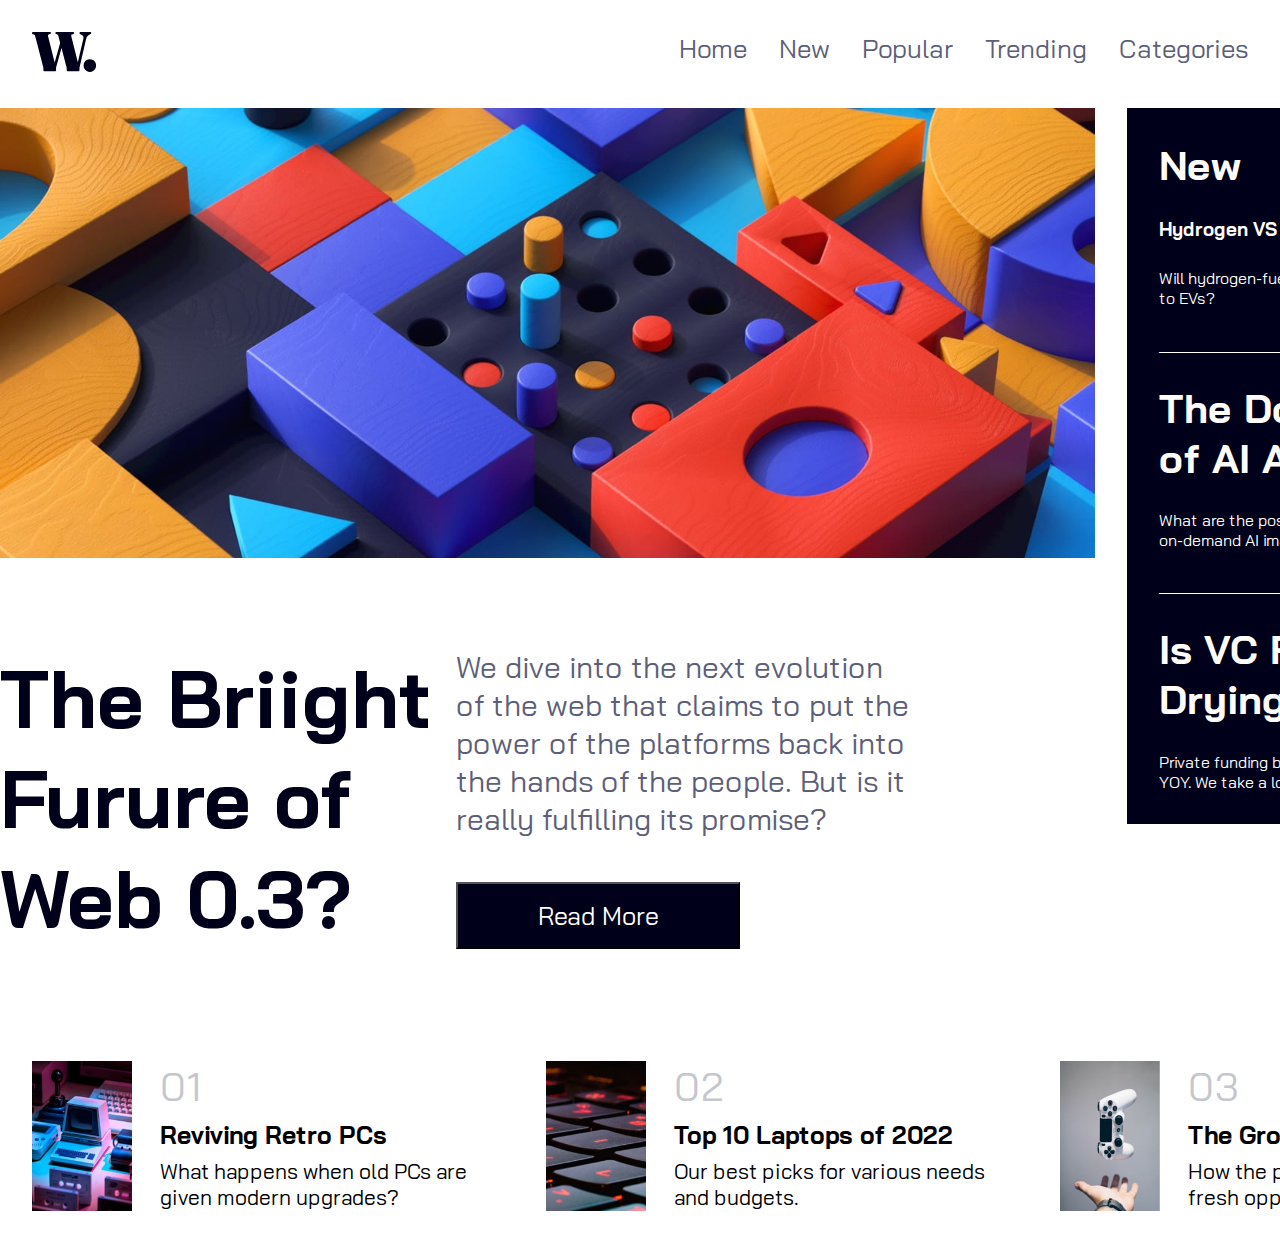
<file: index.html>
<!DOCTYPE html>
<html lang="en">
<head>
    <meta charset="UTF-8">
    <meta http-equiv="X-UA-Compatible" content="IE=edge">
    <meta name="viewport" content="width={device-width}, initial-scale=1.0">
    <link rel="preconnect" href="https://fonts.googleapis.com">
<link rel="preconnect" href="https://fonts.gstatic.com" crossorigin>
<link href="https://fonts.googleapis.com/css2?family=Bai+Jamjuree:wght@400;600&display=swap" rel="stylesheet">
    <link rel="stylesheet" href="style.css">
    <title>Document</title>
</head>
<body>
    <nav>
  <div class="nav-logo">
<img src="./news-homepage-main/assets/images/logo.svg" alt="">
  </div>
<div class="nav-links">
<ul>
    <li><a href="#">Home</a></li>
    <li><a href="#">New</a></li>
    <li><a href="#">Popular</a></li>
    <li><a href="#">Trending</a></li>
    <li><a href="#">Categories</a></li>
</ul>


</div>

    </nav>

<div class="home">
<div class="maximum">
<div class="home-image">

    <img src="./news-homepage-main/assets/images/image-web-3-desktop.jpg" alt=""
    height="450px">
    
        
    <div class="home-info">
        <h1>New </h1>
        <h3> Hydrogen VS Electric Cars</h3>
        <p> Will hydrogen-fueled cars ever catch up to EVs?</p>
         <span>_____________________________________</span>
        <h1> The Downsides of AI Artistry</h1>
        
        <p> What are the possible adverse effects of on-demand AI image generation? <p>
        <span>_____________________________________</span>
        <h1> Is VC Funding Drying Up?</h1>
  
        <p>   Private funding by VC firms is down 50% YOY. We take a look at what that means.</p>
        
        </div>
        
</div>
<div class="home-2">
    <div class="info-text">
    <h1>
    The Briight Furure of
    Web 0.3?
    </h1>
    </div>
    <div class="info-text-btn">
    <p>
        We dive into the next evolution of the web that claims to put the power of the platforms back into the hands of the people. 
        But is it really fulfilling its promise?
      </p>
    <button>Read More</button>
    
    
    </div>
    
    </div>


</div>



</div>

<div class="final">
<div class="block-1">
   
<img src="./news-homepage-main/assets/images/image-retro-pcs.jpg" alt=""
height="150px" width="100px">
<ul>
<li>
<span>01</span>
<h3> Reviving Retro PCs</h3>
<p>  What happens when old PCs are given modern upgrades?</p>
</li>
</ul>
</div>





    <div class="block-1">
       
    <img src="./news-homepage-main/assets/images/image-top-laptops.jpg" alt=""
    height="150px" width="100px">
    <ul>
    <li>
    <span>02</span>
    <h3>  Top 10 Laptops of 2022</h3>
    <p>   Our best picks for various needs and budgets.</p>
    </li>
    </ul>
    </div>




    <div class="block-1">
       
        <img src="./news-homepage-main/assets/images/image-gaming-growth.jpg" alt=""
        height="150px" width="100px">
        <ul>
        <li>
        <span>03</span>
        <h3> The Growth of Gaming</h3>
        <p>  How the pandemic has sparked fresh opportunities. </p>
        </li>
        </ul>
        </div>
    
    


        
            </div>







</body>
</html>
</file>
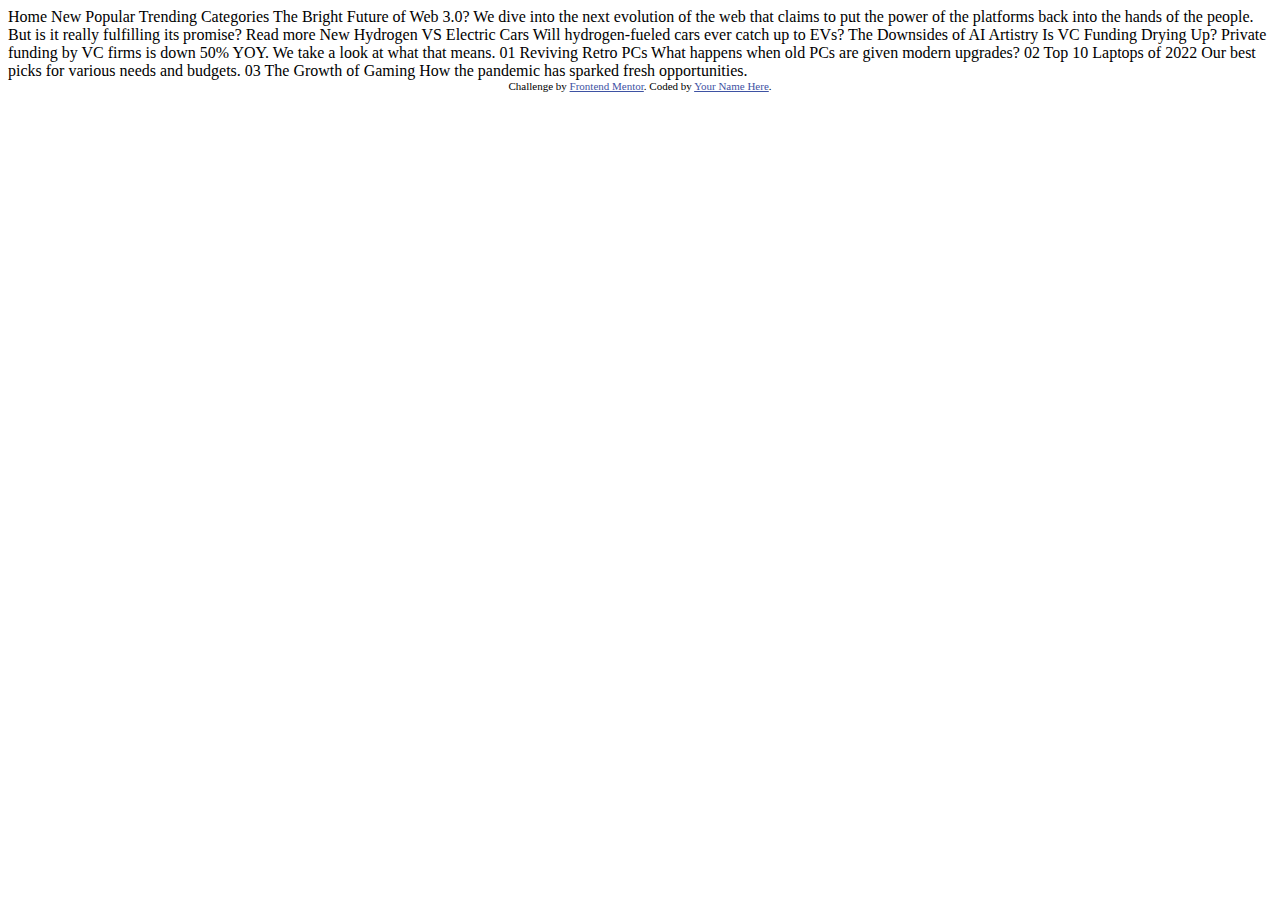
<file: news-homepage-main/index.html>
<!DOWhat are the possible adverse effects of on-demand AI image generation?CTYPE html>
<html lang="en">
<head>
  <meta charset="UTF-8">
  <meta name="viewport" content="width=device-width, initial-scale=1.0"> <!-- displays site properly based on user's device -->

  <link rel="icon" type="image/png" sizes="32x32" href="./images/favicon-32x32.png">
  
  <title>Frontend Mentor | News homepage</title>

  <!-- Feel free to remove these styles or customise in your own stylesheet 👍 -->
  <style>
    .attribution { font-size: 11px; text-align: center; }
    .attribution a { color: hsl(228, 45%, 44%); }
  </style>
</head>
<body>

  Home
  New
  Popular
  Trending
  Categories

  The Bright Future of Web 3.0?

  We dive into the next evolution of the web that claims to put the power of the platforms back into the hands of the people. 
  But is it really fulfilling its promise?

  Read more

  New 

  Hydrogen VS Electric Cars
  Will hydrogen-fueled cars ever catch up to EVs?

  The Downsides of AI Artistry
  

  Is VC Funding Drying Up?
  Private funding by VC firms is down 50% YOY. We take a look at what that means.

  01
  Reviving Retro PCs
  What happens when old PCs are given modern upgrades?

  02
  Top 10 Laptops of 2022
  Our best picks for various needs and budgets.

  03
  The Growth of Gaming
  How the pandemic has sparked fresh opportunities.
  
  <div class="attribution">
    Challenge by <a href="https://www.frontendmentor.io?ref=challenge" target="_blank">Frontend Mentor</a>. 
    Coded by <a href="#">Your Name Here</a>.
  </div>
</body>
</html>
</file>
<file: style.css>
*{
padding: 0;
margin: 0;
font-family: 'Bai Jamjuree', sans-serif;

}
:root{
    --Off-white: hsl(36, 100%, 99%);
--Grayish-blue: hsl(233, 8%, 79%);
--Dark-grayish-blue: hsl(236, 13%, 42%);
--Very-dark-blue: hsl(240, 100%, 5%);
}
nav, .maximum, .final{
max-width: 1440px;
margin: auto;
}

.nav-links ul{
display: flex;
list-style: none;
gap: 2rem;
}
nav{
  
    padding: 2rem;
display: flex;
justify-content: space-between;
}
.nav-links a{
    color:var(--Dark-grayish-blue);
text-decoration: none;
gap: 2rem;
font-size: 26px;
}
.nav-links a:hover{
    transition: 0.6s;
    color: rgb(255, 0, 0);



}
.home-image {
display: flex;
justify-content: space-between;
}
.home-info{

display: flex;
flex-direction: column;
gap: 1.7rem;
margin-left: 2rem;
background-color: var(--Very-dark-blue);
color: var(--Off-white);
padding: 2rem;
}
.home-info p{

    width: 300px;
}
.home-info h1{
font-size: 40px;

}
.home-2{
    align-items: center;
margin-top: -11rem;
display: flex;

justify-content: space-between;


}
.info-text-btn{
    color: var(--Dark-grayish-blue);
font-size: 30px;
width: 500px;
margin-right: 23rem;
}
.info-text{
    color: var(--Very-dark-blue);

font-size: 40px;
width: 500px;
}
.info-text-btn button{
background-color: var(--Very-dark-blue);
padding: 1rem 5rem;
color: var(--Off-white);
font-size: 25px;
margin-top: 2.8rem;
cursor: pointer;
}
.home-info h1{
cursor: pointer;

}
.home-info h1:hover{
transform: scale(1.1);
transition: 0.6s;
color: gold;
}
.block-1 ul{

width: 450px;

}
.block-1 {
    font-size: 21px;
    display: flex;
    justify-content: space-between;
   flex-direction: column;

}
.block-1 li{
display: flex;
flex-direction: column;
gap: 0.5rem;
margin-left: 8rem;
margin-top: -9.4rem;
}
.final{
display: flex;
justify-content: space-between;
margin-top: 5rem;
gap: 4rem;
align-items: center;
padding: 2rem;
}
.block-1 span{
font-size: 40px;
color: var(--Grayish-blue);
}
.block-1 span:hover{
cursor: pointer;;

}
.block-1 h3:hover{
color: red;
cursor: pointer;
transition:all ;
transition: 0.5s;
}
.block-1 img:hover{
transform: scale(1.2);
transition: all;
transition: 0.5s;
}
.block-1 p:hover{
cursor: pointer;

}
.home-info p:hover{
cursor: pointer;

}
.home-info h3:hover{
cursor: pointer;

}
.info-text h1:hover{
    cursor: pointer;
}
.info-text-btn p:hover{
cursor: pointer;


}
</file>
